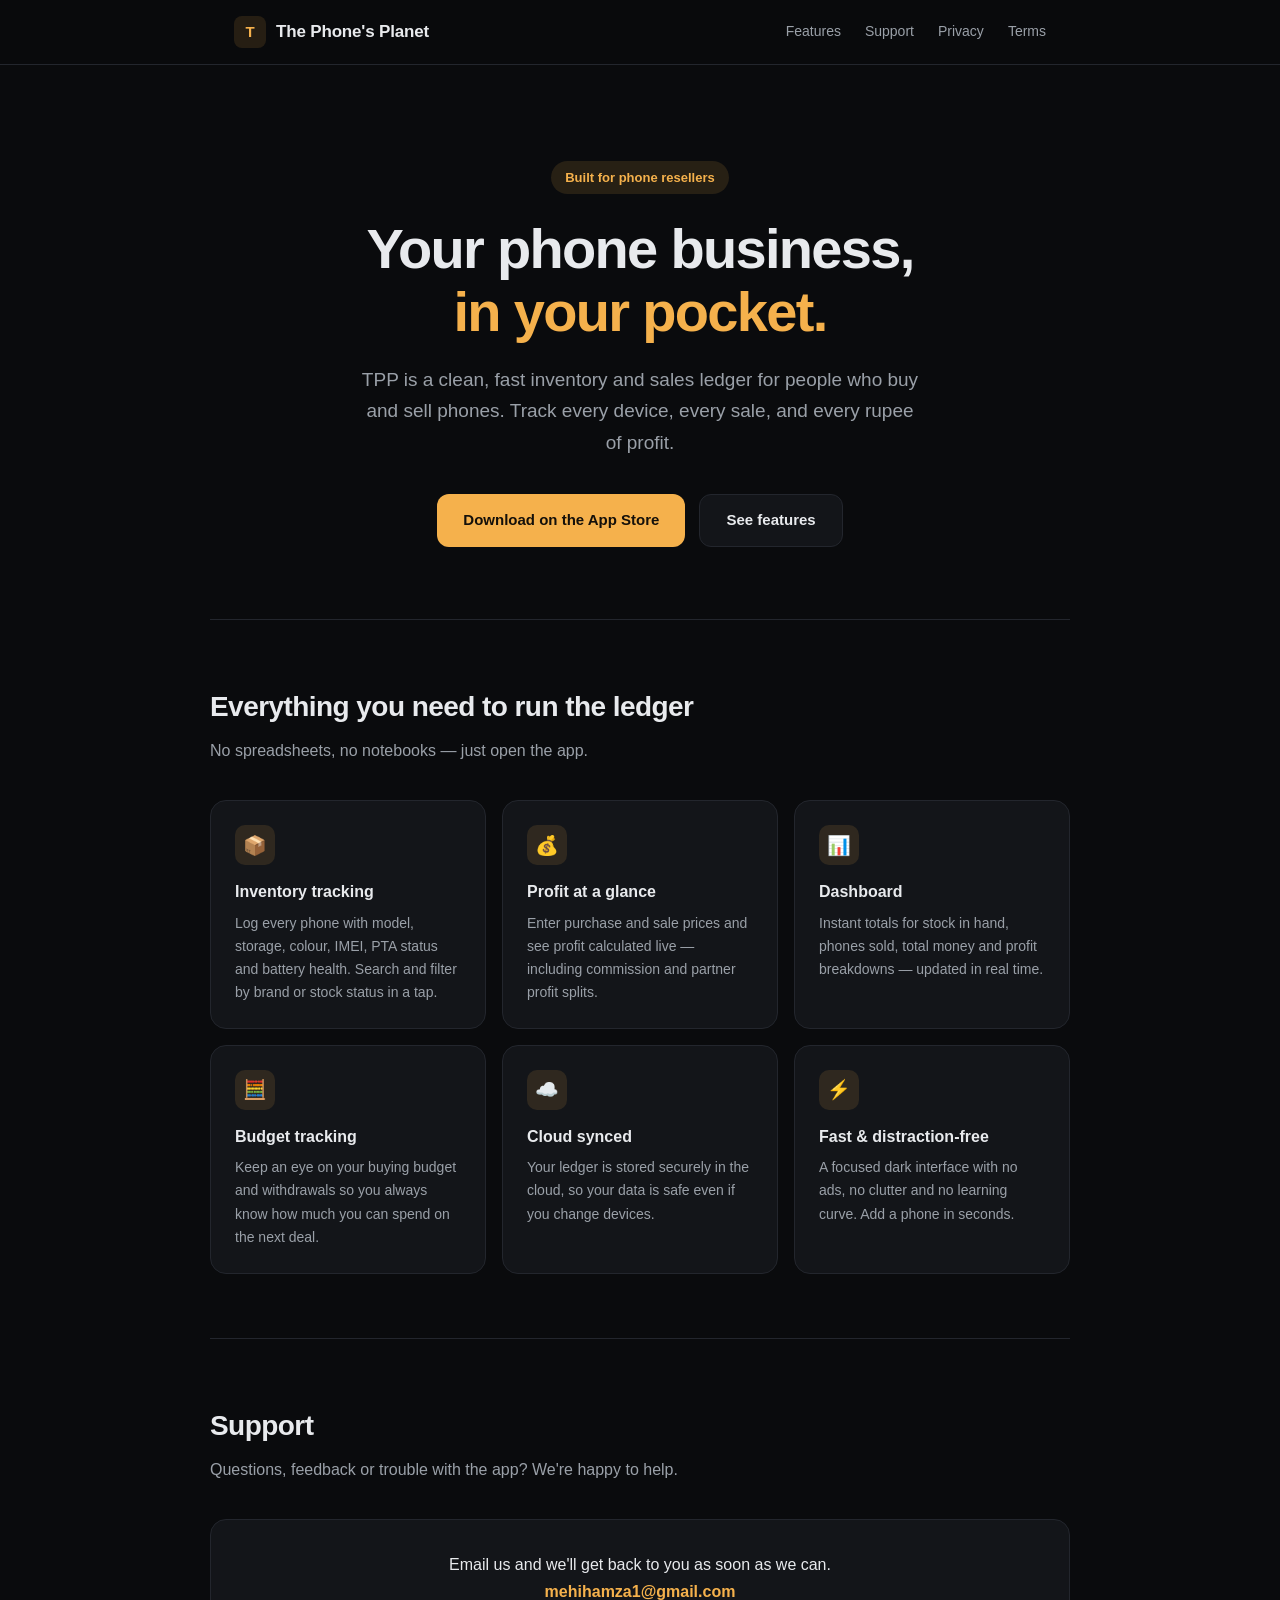
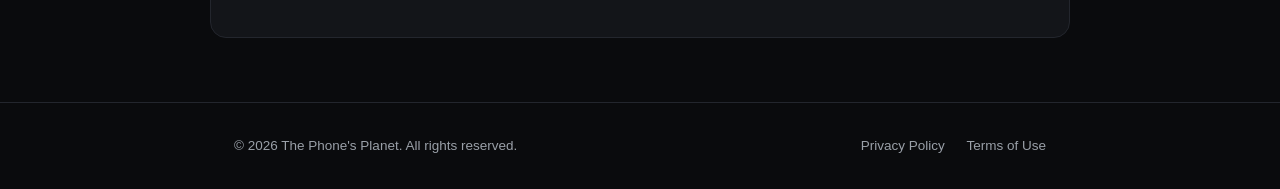
<file: index.html>
<!DOCTYPE html>
<html lang="en">
<head>
  <meta charset="UTF-8" />
  <meta name="viewport" content="width=device-width, initial-scale=1.0" />
  <title>TPP — The Phone's Planet | Phone Inventory &amp; Sales Ledger</title>
  <meta name="description" content="TPP — The Phone's Planet is a simple, fast inventory and sales ledger for phone resellers. Track stock, sales, profit splits and budgets from your pocket." />
  <meta property="og:title" content="TPP — The Phone's Planet" />
  <meta property="og:description" content="A simple, fast inventory and sales ledger for phone resellers." />
  <meta property="og:type" content="website" />
  <link rel="stylesheet" href="/styles.css" />
</head>
<body>
  <header>
    <div class="container nav">
      <a class="brand" href="/">
        <span class="logo">T</span>
        The Phone's Planet
      </a>
      <nav class="nav-links">
        <a href="#features">Features</a>
        <a href="#support">Support</a>
        <a href="/privacy">Privacy</a>
        <a href="/terms">Terms</a>
      </nav>
    </div>
  </header>

  <main>
    <section class="hero container">
      <span class="badge">Built for phone resellers</span>
      <h1>Your phone business,<br /><span class="accent">in your pocket.</span></h1>
      <p class="lede">
        TPP is a clean, fast inventory and sales ledger for people who buy and
        sell phones. Track every device, every sale, and every rupee of profit.
      </p>
      <div class="cta-row">
        <!-- TODO: replace # with the App Store link once the app is live -->
        <a class="btn btn-primary" href="#">Download on the App Store</a>
        <a class="btn btn-secondary" href="#features">See features</a>
      </div>
    </section>

    <section class="section container" id="features">
      <h2>Everything you need to run the ledger</h2>
      <p class="sub">No spreadsheets, no notebooks — just open the app.</p>
      <div class="grid">
        <div class="card">
          <div class="icon">📦</div>
          <h3>Inventory tracking</h3>
          <p>Log every phone with model, storage, colour, IMEI, PTA status and battery health. Search and filter by brand or stock status in a tap.</p>
        </div>
        <div class="card">
          <div class="icon">💰</div>
          <h3>Profit at a glance</h3>
          <p>Enter purchase and sale prices and see profit calculated live — including commission and partner profit splits.</p>
        </div>
        <div class="card">
          <div class="icon">📊</div>
          <h3>Dashboard</h3>
          <p>Instant totals for stock in hand, phones sold, total money and profit breakdowns — updated in real time.</p>
        </div>
        <div class="card">
          <div class="icon">🧮</div>
          <h3>Budget tracking</h3>
          <p>Keep an eye on your buying budget and withdrawals so you always know how much you can spend on the next deal.</p>
        </div>
        <div class="card">
          <div class="icon">☁️</div>
          <h3>Cloud synced</h3>
          <p>Your ledger is stored securely in the cloud, so your data is safe even if you change devices.</p>
        </div>
        <div class="card">
          <div class="icon">⚡</div>
          <h3>Fast &amp; distraction-free</h3>
          <p>A focused dark interface with no ads, no clutter and no learning curve. Add a phone in seconds.</p>
        </div>
      </div>
    </section>

    <section class="section container" id="support">
      <h2>Support</h2>
      <p class="sub">Questions, feedback or trouble with the app? We're happy to help.</p>
      <div class="support-box">
        <p>Email us and we'll get back to you as soon as we can.</p>
        <!-- TODO: replace with your real support email -->
        <a class="email" href="mailto:mehihamza1@gmail.com">mehihamza1@gmail.com</a>
      </div>
    </section>
  </main>

  <footer>
    <div class="container footer-inner">
      <span>© 2026 The Phone's Planet. All rights reserved.</span>
      <span>
        <a href="/privacy">Privacy Policy</a>
        <a href="/terms">Terms of Use</a>
      </span>
    </div>
  </footer>
</body>
</html>
</file>
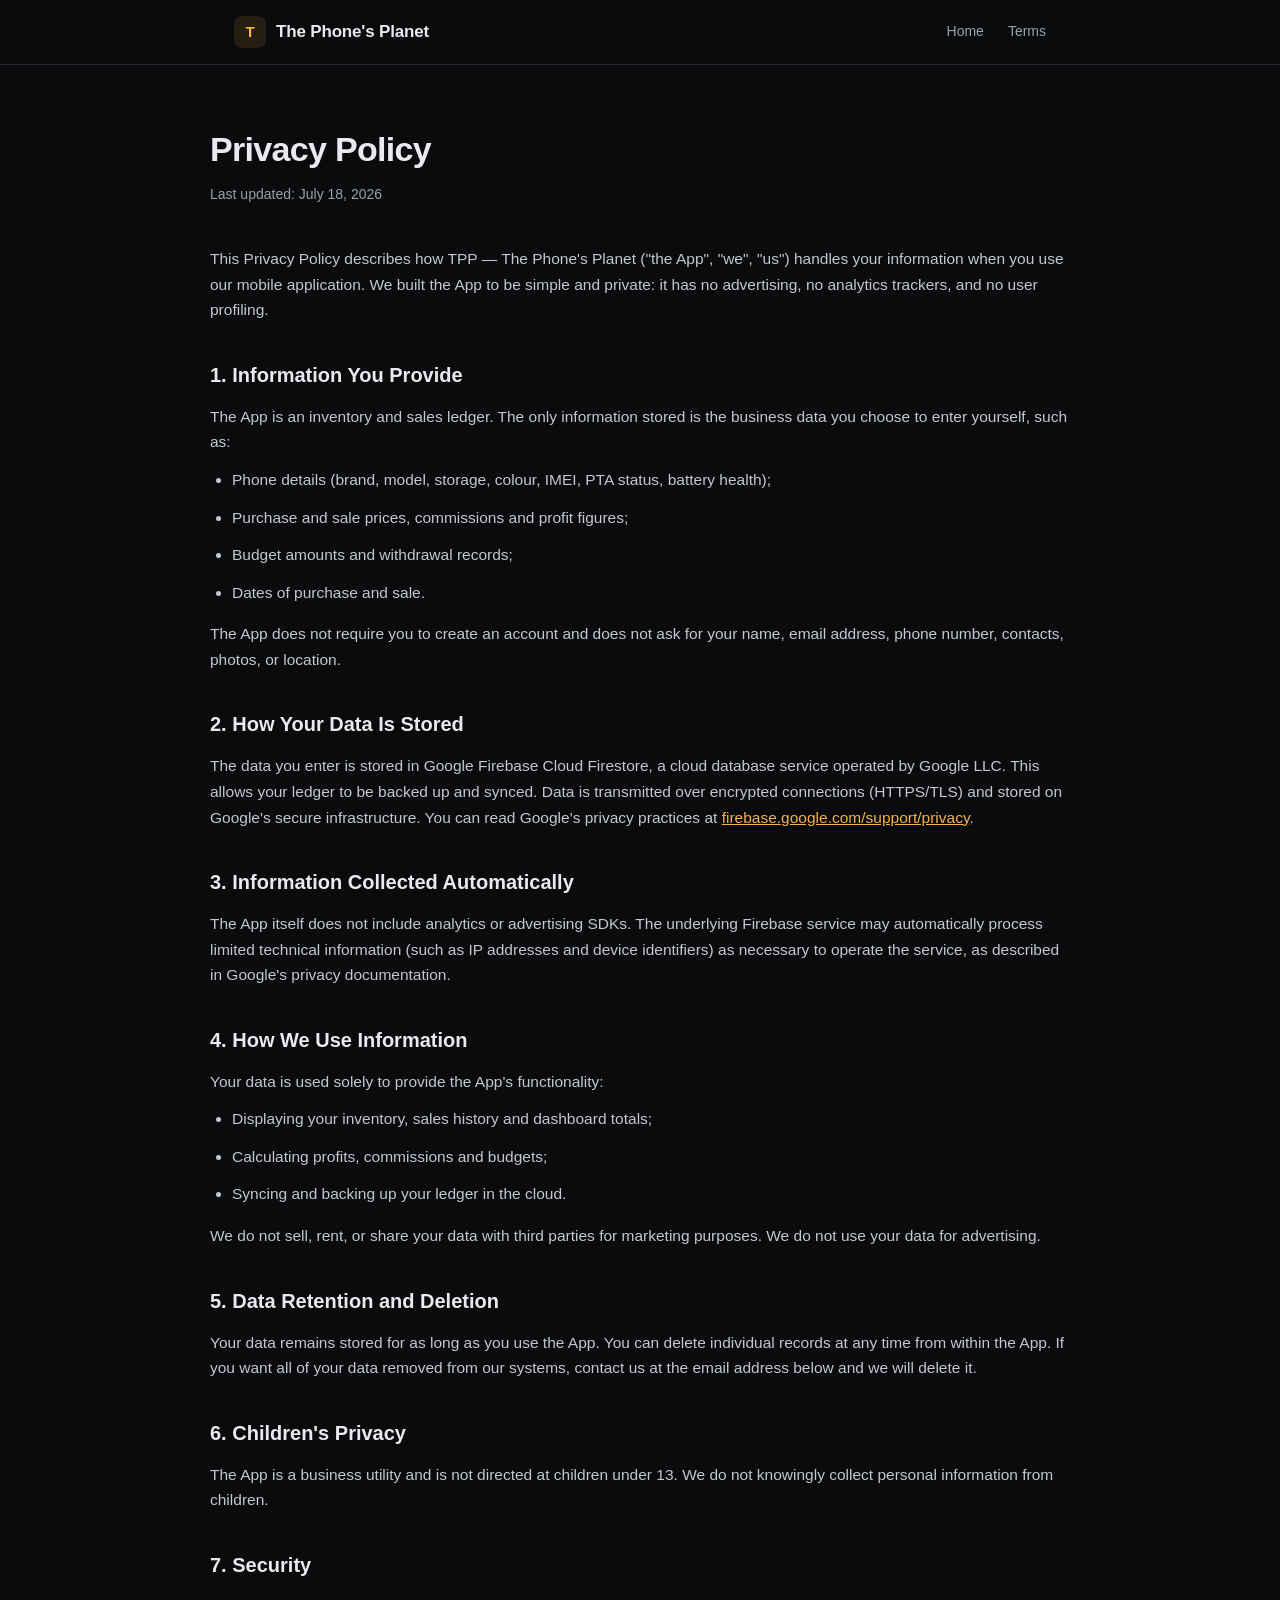
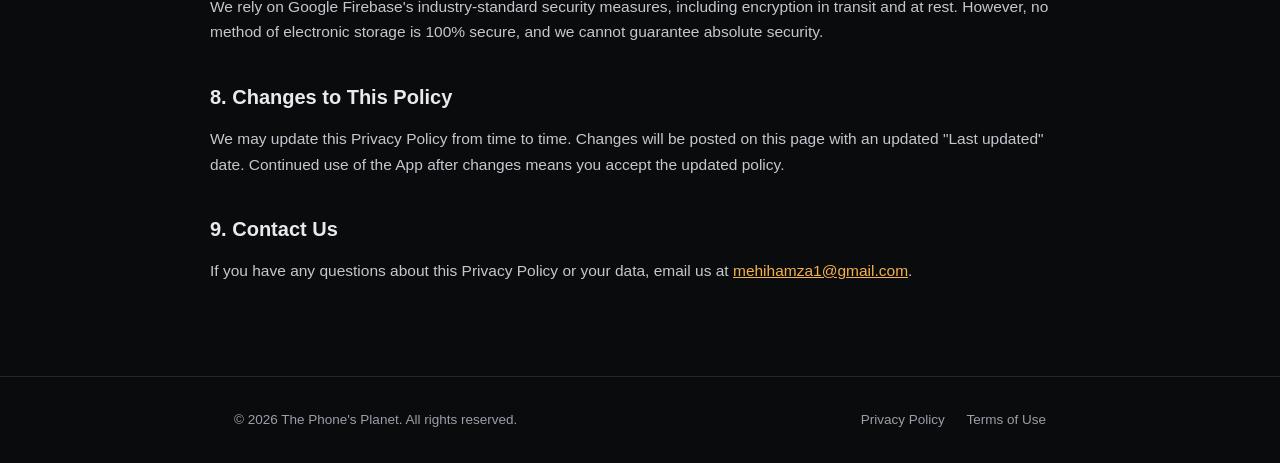
<file: privacy.html>
<!DOCTYPE html>
<html lang="en">
<head>
  <meta charset="UTF-8" />
  <meta name="viewport" content="width=device-width, initial-scale=1.0" />
  <title>Privacy Policy — TPP: The Phone's Planet</title>
  <meta name="description" content="Privacy Policy for TPP — The Phone's Planet." />
  <link rel="stylesheet" href="/styles.css" />
</head>
<body>
  <header>
    <div class="container nav">
      <a class="brand" href="/">
        <span class="logo">T</span>
        The Phone's Planet
      </a>
      <nav class="nav-links">
        <a href="/">Home</a>
        <a href="/terms">Terms</a>
      </nav>
    </div>
  </header>

  <main class="container legal">
    <h1>Privacy Policy</h1>
    <p class="updated">Last updated: July 18, 2026</p>

    <p>
      This Privacy Policy describes how TPP — The Phone's Planet ("the App",
      "we", "us") handles your information when you use our mobile
      application. We built the App to be simple and private: it has no
      advertising, no analytics trackers, and no user profiling.
    </p>

    <h2>1. Information You Provide</h2>
    <p>
      The App is an inventory and sales ledger. The only information stored is
      the business data you choose to enter yourself, such as:
    </p>
    <ul>
      <li>Phone details (brand, model, storage, colour, IMEI, PTA status, battery health);</li>
      <li>Purchase and sale prices, commissions and profit figures;</li>
      <li>Budget amounts and withdrawal records;</li>
      <li>Dates of purchase and sale.</li>
    </ul>
    <p>
      The App does not require you to create an account and does not ask for
      your name, email address, phone number, contacts, photos, or location.
    </p>

    <h2>2. How Your Data Is Stored</h2>
    <p>
      The data you enter is stored in Google Firebase Cloud Firestore, a cloud
      database service operated by Google LLC. This allows your ledger to be
      backed up and synced. Data is transmitted over encrypted connections
      (HTTPS/TLS) and stored on Google's secure infrastructure. You can read
      Google's privacy practices at
      <a href="https://firebase.google.com/support/privacy" target="_blank" rel="noopener">firebase.google.com/support/privacy</a>.
    </p>

    <h2>3. Information Collected Automatically</h2>
    <p>
      The App itself does not include analytics or advertising SDKs. The
      underlying Firebase service may automatically process limited technical
      information (such as IP addresses and device identifiers) as necessary
      to operate the service, as described in Google's privacy documentation.
    </p>

    <h2>4. How We Use Information</h2>
    <p>Your data is used solely to provide the App's functionality:</p>
    <ul>
      <li>Displaying your inventory, sales history and dashboard totals;</li>
      <li>Calculating profits, commissions and budgets;</li>
      <li>Syncing and backing up your ledger in the cloud.</li>
    </ul>
    <p>
      We do not sell, rent, or share your data with third parties for
      marketing purposes. We do not use your data for advertising.
    </p>

    <h2>5. Data Retention and Deletion</h2>
    <p>
      Your data remains stored for as long as you use the App. You can delete
      individual records at any time from within the App. If you want all of
      your data removed from our systems, contact us at the email address
      below and we will delete it.
    </p>

    <h2>6. Children's Privacy</h2>
    <p>
      The App is a business utility and is not directed at children under 13.
      We do not knowingly collect personal information from children.
    </p>

    <h2>7. Security</h2>
    <p>
      We rely on Google Firebase's industry-standard security measures,
      including encryption in transit and at rest. However, no method of
      electronic storage is 100% secure, and we cannot guarantee absolute
      security.
    </p>

    <h2>8. Changes to This Policy</h2>
    <p>
      We may update this Privacy Policy from time to time. Changes will be
      posted on this page with an updated "Last updated" date. Continued use
      of the App after changes means you accept the updated policy.
    </p>

    <h2>9. Contact Us</h2>
    <p>
      If you have any questions about this Privacy Policy or your data, email
      us at
      <a href="mailto:mehihamza1@gmail.com">mehihamza1@gmail.com</a>.
    </p>
  </main>

  <footer>
    <div class="container footer-inner">
      <span>© 2026 The Phone's Planet. All rights reserved.</span>
      <span>
        <a href="/privacy">Privacy Policy</a>
        <a href="/terms">Terms of Use</a>
      </span>
    </div>
  </footer>
</body>
</html>
</file>
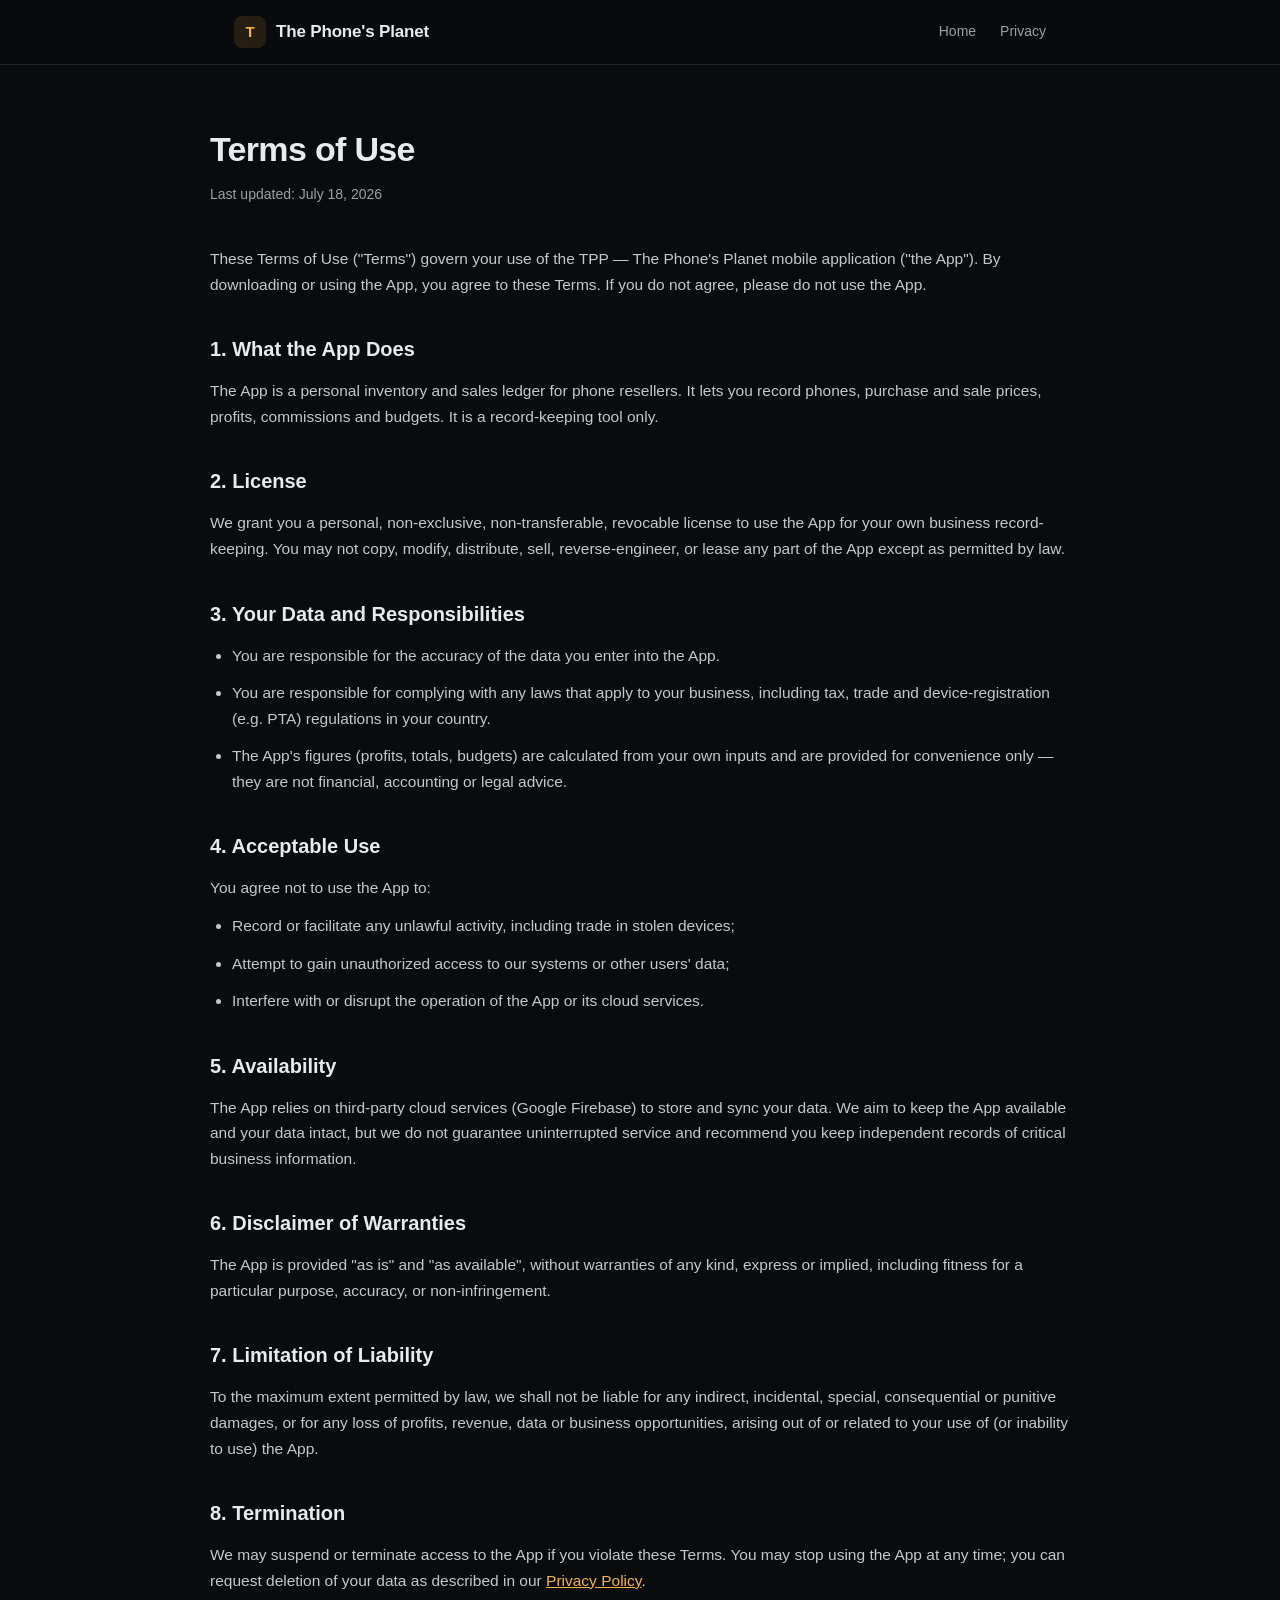
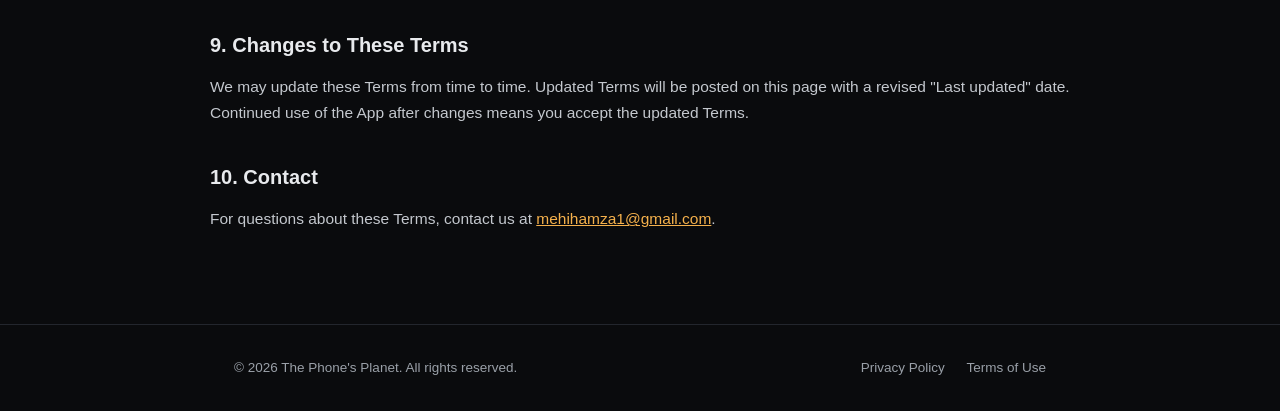
<file: terms.html>
<!DOCTYPE html>
<html lang="en">
<head>
  <meta charset="UTF-8" />
  <meta name="viewport" content="width=device-width, initial-scale=1.0" />
  <title>Terms of Use — TPP: The Phone's Planet</title>
  <meta name="description" content="Terms of Use for TPP — The Phone's Planet." />
  <link rel="stylesheet" href="/styles.css" />
</head>
<body>
  <header>
    <div class="container nav">
      <a class="brand" href="/">
        <span class="logo">T</span>
        The Phone's Planet
      </a>
      <nav class="nav-links">
        <a href="/">Home</a>
        <a href="/privacy">Privacy</a>
      </nav>
    </div>
  </header>

  <main class="container legal">
    <h1>Terms of Use</h1>
    <p class="updated">Last updated: July 18, 2026</p>

    <p>
      These Terms of Use ("Terms") govern your use of the TPP — The Phone's
      Planet mobile application ("the App"). By downloading or using the App,
      you agree to these Terms. If you do not agree, please do not use the
      App.
    </p>

    <h2>1. What the App Does</h2>
    <p>
      The App is a personal inventory and sales ledger for phone resellers.
      It lets you record phones, purchase and sale prices, profits,
      commissions and budgets. It is a record-keeping tool only.
    </p>

    <h2>2. License</h2>
    <p>
      We grant you a personal, non-exclusive, non-transferable, revocable
      license to use the App for your own business record-keeping. You may
      not copy, modify, distribute, sell, reverse-engineer, or lease any part
      of the App except as permitted by law.
    </p>

    <h2>3. Your Data and Responsibilities</h2>
    <ul>
      <li>You are responsible for the accuracy of the data you enter into the App.</li>
      <li>You are responsible for complying with any laws that apply to your business, including tax, trade and device-registration (e.g. PTA) regulations in your country.</li>
      <li>The App's figures (profits, totals, budgets) are calculated from your own inputs and are provided for convenience only — they are not financial, accounting or legal advice.</li>
    </ul>

    <h2>4. Acceptable Use</h2>
    <p>You agree not to use the App to:</p>
    <ul>
      <li>Record or facilitate any unlawful activity, including trade in stolen devices;</li>
      <li>Attempt to gain unauthorized access to our systems or other users' data;</li>
      <li>Interfere with or disrupt the operation of the App or its cloud services.</li>
    </ul>

    <h2>5. Availability</h2>
    <p>
      The App relies on third-party cloud services (Google Firebase) to store
      and sync your data. We aim to keep the App available and your data
      intact, but we do not guarantee uninterrupted service and recommend you
      keep independent records of critical business information.
    </p>

    <h2>6. Disclaimer of Warranties</h2>
    <p>
      The App is provided "as is" and "as available", without warranties of
      any kind, express or implied, including fitness for a particular
      purpose, accuracy, or non-infringement.
    </p>

    <h2>7. Limitation of Liability</h2>
    <p>
      To the maximum extent permitted by law, we shall not be liable for any
      indirect, incidental, special, consequential or punitive damages, or
      for any loss of profits, revenue, data or business opportunities,
      arising out of or related to your use of (or inability to use) the App.
    </p>

    <h2>8. Termination</h2>
    <p>
      We may suspend or terminate access to the App if you violate these
      Terms. You may stop using the App at any time; you can request deletion
      of your data as described in our
      <a href="/privacy">Privacy Policy</a>.
    </p>

    <h2>9. Changes to These Terms</h2>
    <p>
      We may update these Terms from time to time. Updated Terms will be
      posted on this page with a revised "Last updated" date. Continued use
      of the App after changes means you accept the updated Terms.
    </p>

    <h2>10. Contact</h2>
    <p>
      For questions about these Terms, contact us at
      <a href="mailto:mehihamza1@gmail.com">mehihamza1@gmail.com</a>.
    </p>
  </main>

  <footer>
    <div class="container footer-inner">
      <span>© 2026 The Phone's Planet. All rights reserved.</span>
      <span>
        <a href="/privacy">Privacy Policy</a>
        <a href="/terms">Terms of Use</a>
      </span>
    </div>
  </footer>
</body>
</html>
</file>
<file: styles.css>
:root {
  --bg: #0a0b0d;
  --surface: #131519;
  --border: #23262d;
  --text: #e8eaed;
  --muted: #9aa0a8;
  --accent: #f5b14c;
  --accent-soft: rgba(245, 177, 76, 0.12);
  --green: #34c38f;
  --blue: #4c8dff;
}

* {
  margin: 0;
  padding: 0;
  box-sizing: border-box;
}

html {
  scroll-behavior: smooth;
}

body {
  background: var(--bg);
  color: var(--text);
  font-family: "Inter", -apple-system, BlinkMacSystemFont, "Segoe UI", Roboto,
    sans-serif;
  line-height: 1.65;
  -webkit-font-smoothing: antialiased;
}

.container {
  max-width: 860px;
  margin: 0 auto;
  padding: 0 24px;
}

/* ---------- Header ---------- */

header {
  border-bottom: 1px solid var(--border);
  position: sticky;
  top: 0;
  background: rgba(10, 11, 13, 0.85);
  backdrop-filter: blur(12px);
  z-index: 10;
}

.nav {
  display: flex;
  align-items: center;
  justify-content: space-between;
  height: 64px;
}

.brand {
  display: flex;
  align-items: center;
  gap: 10px;
  font-weight: 700;
  font-size: 17px;
  color: var(--text);
  text-decoration: none;
  letter-spacing: -0.01em;
}

.brand .logo {
  width: 32px;
  height: 32px;
  border-radius: 8px;
  background: var(--accent-soft);
  color: var(--accent);
  display: grid;
  place-items: center;
  font-size: 15px;
  font-weight: 800;
}

.nav-links {
  display: flex;
  gap: 24px;
}

.nav-links a {
  color: var(--muted);
  text-decoration: none;
  font-size: 14px;
  transition: color 0.15s;
}

.nav-links a:hover {
  color: var(--text);
}

/* ---------- Hero ---------- */

.hero {
  text-align: center;
  padding: 96px 0 72px;
}

.hero .badge {
  display: inline-block;
  background: var(--accent-soft);
  color: var(--accent);
  font-size: 13px;
  font-weight: 600;
  padding: 6px 14px;
  border-radius: 999px;
  margin-bottom: 24px;
}

.hero h1 {
  font-size: clamp(34px, 6vw, 56px);
  font-weight: 800;
  letter-spacing: -0.03em;
  line-height: 1.12;
}

.hero h1 .accent {
  color: var(--accent);
}

.hero p.lede {
  color: var(--muted);
  font-size: 19px;
  max-width: 560px;
  margin: 20px auto 36px;
}

.cta-row {
  display: flex;
  gap: 14px;
  justify-content: center;
  flex-wrap: wrap;
}

.btn {
  display: inline-flex;
  align-items: center;
  gap: 8px;
  padding: 13px 26px;
  border-radius: 12px;
  font-size: 15px;
  font-weight: 600;
  text-decoration: none;
  transition: opacity 0.15s, background 0.15s;
}

.btn-primary {
  background: var(--accent);
  color: #14100a;
}

.btn-primary:hover {
  opacity: 0.9;
}

.btn-secondary {
  background: var(--surface);
  color: var(--text);
  border: 1px solid var(--border);
}

.btn-secondary:hover {
  background: #1a1d23;
}

/* ---------- Features ---------- */

.section {
  padding: 64px 0;
  border-top: 1px solid var(--border);
}

.section h2 {
  font-size: 28px;
  font-weight: 700;
  letter-spacing: -0.02em;
  margin-bottom: 8px;
}

.section p.sub {
  color: var(--muted);
  margin-bottom: 36px;
}

.grid {
  display: grid;
  grid-template-columns: repeat(auto-fit, minmax(240px, 1fr));
  gap: 16px;
}

.card {
  background: var(--surface);
  border: 1px solid var(--border);
  border-radius: 16px;
  padding: 24px;
}

.card .icon {
  width: 40px;
  height: 40px;
  border-radius: 10px;
  display: grid;
  place-items: center;
  font-size: 19px;
  margin-bottom: 14px;
  background: var(--accent-soft);
}

.card h3 {
  font-size: 16px;
  font-weight: 600;
  margin-bottom: 6px;
}

.card p {
  color: var(--muted);
  font-size: 14px;
}

/* ---------- Support ---------- */

.support-box {
  background: var(--surface);
  border: 1px solid var(--border);
  border-radius: 16px;
  padding: 32px;
  text-align: center;
}

.support-box a.email {
  color: var(--accent);
  font-weight: 600;
  text-decoration: none;
}

/* ---------- Legal pages ---------- */

.legal {
  padding: 56px 0 80px;
}

.legal h1 {
  font-size: 34px;
  font-weight: 800;
  letter-spacing: -0.02em;
  margin-bottom: 6px;
}

.legal .updated {
  color: var(--muted);
  font-size: 14px;
  margin-bottom: 40px;
}

.legal h2 {
  font-size: 20px;
  font-weight: 700;
  margin: 36px 0 12px;
}

.legal p,
.legal li {
  color: #c4c8ce;
  font-size: 15.5px;
  margin-bottom: 12px;
}

.legal ul {
  padding-left: 22px;
  margin-bottom: 16px;
}

.legal a {
  color: var(--accent);
}

/* ---------- Footer ---------- */

footer {
  border-top: 1px solid var(--border);
  padding: 32px 0;
}

.footer-inner {
  display: flex;
  align-items: center;
  justify-content: space-between;
  flex-wrap: wrap;
  gap: 16px;
  color: var(--muted);
  font-size: 13.5px;
}

.footer-inner a {
  color: var(--muted);
  text-decoration: none;
  margin-left: 18px;
}

.footer-inner a:hover {
  color: var(--text);
}

@media (max-width: 560px) {
  .hero {
    padding: 64px 0 48px;
  }
  .nav-links {
    gap: 16px;
  }
}
</file>
